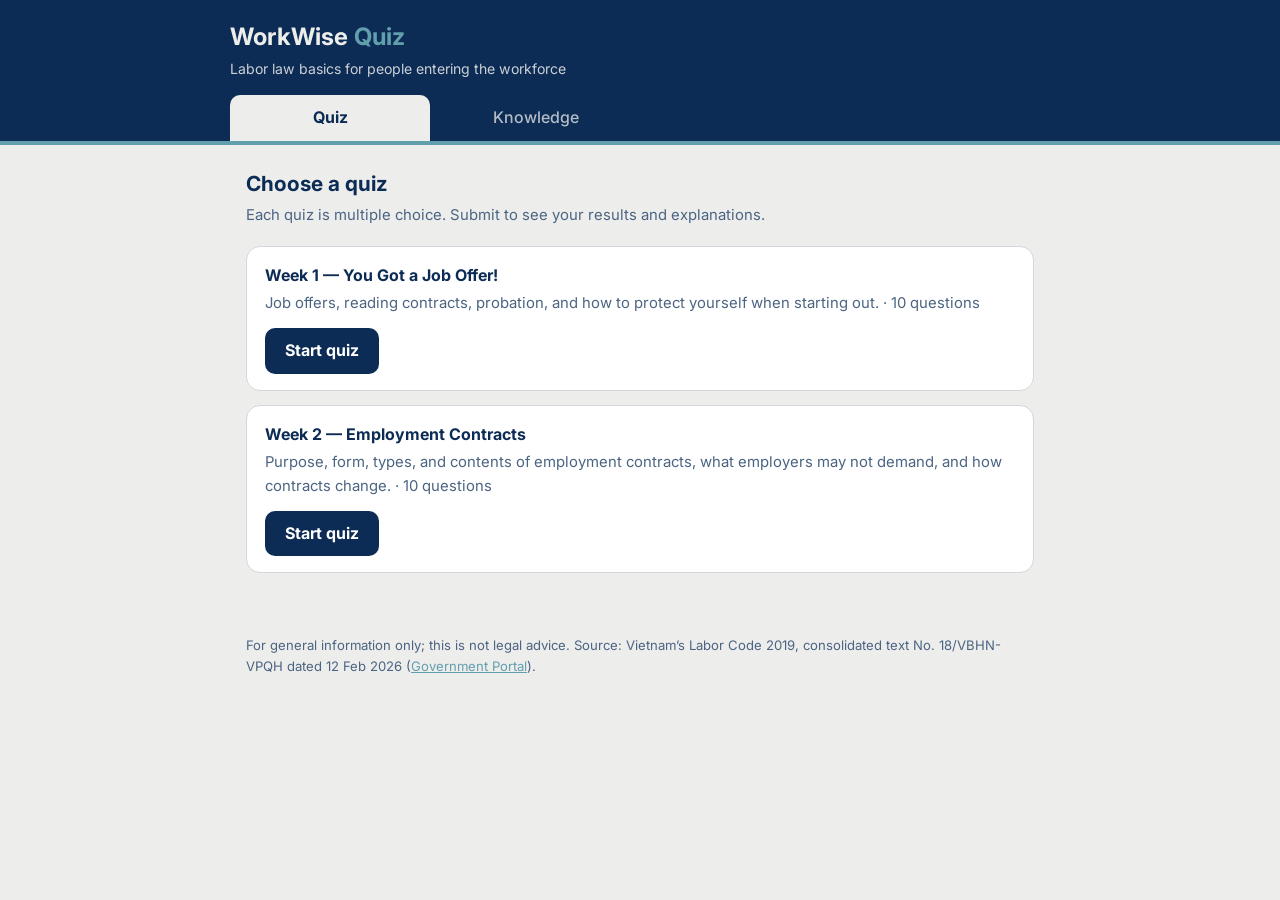
<file: index.html>
<!DOCTYPE html>
<html lang="en">
<head>
<meta charset="utf-8">
<meta name="viewport" content="width=device-width, initial-scale=1, viewport-fit=cover">
<title>WorkWise Quiz</title>
<link href="https://fonts.googleapis.com/css2?family=Inter:wght@400;500;700&display=swap" rel="stylesheet">
<link rel="stylesheet" href="style.css">
</head>
<body>
<header><div class="wrap">
  <div class="brand">WorkWise <span>Quiz</span></div>
  <div class="tag">Labor law basics for people entering the workforce</div>
  <nav role="tablist"><button id="t-quiz" class="on" role="tab">Quiz</button><button id="t-know" role="tab">Knowledge</button></nav>
</div></header>
<main id="app"></main>
<footer>For general information only; this is not legal advice. Source: Vietnam’s Labor Code 2019, consolidated text No. 18/VBHN-VPQH dated 12 Feb 2026 (<a href="https://chinhphu.vn/?docid=217002&pageid=27160" target="_blank" rel="noopener">Government Portal</a>).</footer>

<script src="config.js"></script>
<script src="data.js"></script>
<script src="app.js"></script>
</body>
</html>
</file>
<file: style.css>
:root{--navy:#0c2c55;--teal:#629fad;--bg:#ededec;--surface:#fff;--text:#0c2c55;--muted:#4b6482;--line:#d3d6da;--ok:#1d7a4d;--bad:#b3362f;--okbg:#e3f3ea;--badbg:#f8e5e3;--hd:#0c2c55;--hdtext:#ededec;box-sizing:border-box;padding-bottom:env(safe-area-inset-bottom,0px)}
@media (prefers-color-scheme:dark){:root:not([data-theme="light"]){--bg:#071a33;--surface:#0e2a4f;--text:#ededec;--muted:#a9b9cc;--line:#1f4373;--ok:#6fd3a0;--bad:#f09a94;--okbg:#12402e;--badbg:#4a1f1f;--hd:#0a2447}}
:root[data-theme="dark"]{--bg:#071a33;--surface:#0e2a4f;--text:#ededec;--muted:#a9b9cc;--line:#1f4373;--ok:#6fd3a0;--bad:#f09a94;--okbg:#12402e;--badbg:#4a1f1f;--hd:#0a2447}
*{box-sizing:border-box}
html,body{margin:0}
body{background:var(--bg);color:var(--text);font-family:"Inter",system-ui,-apple-system,"Segoe UI",Roboto,sans-serif;line-height:1.6;font-size:16px}
header{background:var(--hd);color:var(--hdtext);padding:calc(18px + env(safe-area-inset-top,0px)) 20px 0;border-bottom:4px solid var(--teal)}
.wrap{max-width:820px;margin:0 auto}
.brand{font-size:1.5rem;font-weight:700;letter-spacing:.2px}
.brand span{color:var(--teal)}
.tag{margin:2px 0 14px;font-size:.88rem;opacity:.85}
nav{display:flex;gap:6px}
nav button{flex:1;max-width:200px;background:transparent;color:var(--hdtext);border:0;padding:10px 14px;font:inherit;font-weight:500;cursor:pointer;border-radius:10px 10px 0 0;opacity:.75}
nav button.on{background:var(--bg);color:var(--text);opacity:1;font-weight:700}
main{max-width:820px;margin:0 auto;padding:22px 16px 48px}
h2{margin:0 0 4px;font-size:1.3rem}
.sub{color:var(--muted);margin:0 0 18px;font-size:.93rem}
.card{background:var(--surface);border:1px solid var(--line);border-radius:14px;padding:16px 18px;margin-bottom:14px}
.row{display:flex;justify-content:space-between;align-items:center;gap:12px;flex-wrap:wrap}
.btn{background:var(--navy);color:#fff;border:0;border-radius:10px;padding:10px 20px;font:inherit;font-weight:700;cursor:pointer}
.btn.alt{background:transparent;color:var(--text);border:1.5px solid var(--teal)}
:root[data-theme="dark"] .btn:not(.alt){background:var(--teal);color:#071a33}
@media (prefers-color-scheme:dark){:root:not([data-theme="light"]) .btn:not(.alt){background:var(--teal);color:#071a33}}
.btn:focus-visible,input:focus-visible,summary:focus-visible,.chip:focus-visible{outline:3px solid var(--teal);outline-offset:2px}
.pill{display:inline-block;font-size:.75rem;font-weight:700;padding:2px 10px;border-radius:99px;background:var(--teal);color:#071a33;margin-right:6px}
.pill.rec{background:transparent;border:1px solid var(--teal);color:var(--muted)}
.qn{font-weight:700;margin:0 0 4px}
.hint{font-size:.82rem;color:var(--muted);margin:0 0 8px}
label.opt{display:flex;gap:10px;align-items:flex-start;padding:9px 12px;border:1.5px solid var(--line);border-radius:10px;margin-top:8px;cursor:pointer}
label.opt input{margin-top:5px;accent-color:var(--navy)}
label.opt:has(input:checked){border-color:var(--teal);background:color-mix(in srgb,var(--teal) 14%,transparent)}
.opt.right{border-color:var(--ok)!important;background:var(--okbg)!important}
.opt.wrong{border-color:var(--bad)!important;background:var(--badbg)!important}
.mark{margin-left:auto;font-weight:700;white-space:nowrap}
.exp{margin-top:12px;padding:10px 14px;border-left:4px solid var(--teal);background:color-mix(in srgb,var(--teal) 12%,transparent);border-radius:0 10px 10px 0;font-size:.93rem}
.ref{color:var(--muted);font-size:.82rem;margin-top:4px}
.res{text-align:center;padding:22px}
.score{font-size:2.6rem;font-weight:700}
.verdict{font-weight:700;margin-bottom:6px}
.verdict.ok{color:var(--ok)}.verdict.bad{color:var(--bad)}
.search{width:100%;padding:12px 16px;border:1.5px solid var(--line);border-radius:12px;font:inherit;background:var(--surface);color:var(--text)}
.chips{display:flex;gap:8px;flex-wrap:wrap;margin:12px 0 18px}
.chip{border:1.5px solid var(--teal);background:transparent;color:var(--text);padding:5px 14px;border-radius:99px;font:inherit;font-size:.85rem;cursor:pointer}
.chip.on{background:var(--teal);color:#071a33;font-weight:700}
details.card summary{cursor:pointer;font-weight:700;list-style:none}
details.card summary::-webkit-details-marker{display:none}
details.card p{margin:10px 0 0}
mark{background:#f4d36b;color:#0c2c55;border-radius:3px;padding:0 2px}
.empty{text-align:center;color:var(--muted);padding:30px 0}
footer{max-width:820px;margin:0 auto;padding:0 16px 40px;color:var(--muted);font-size:.82rem}
footer a{color:var(--teal)}
.kpis{display:grid;grid-template-columns:repeat(auto-fit,minmax(150px,1fr));gap:12px;margin-bottom:14px}
.kpi{background:var(--surface);border:1px solid var(--line);border-radius:14px;padding:14px 16px}
.kpi .n{font-size:1.8rem;font-weight:700;line-height:1.2}
.kpi .l{font-size:.82rem;color:var(--muted)}
.scroll{overflow-x:auto}
.tbl{width:100%;border-collapse:collapse;font-size:.9rem}
.tbl th,.tbl td{text-align:left;padding:8px 8px;border-bottom:1px solid var(--line);vertical-align:middle}
.tbl th{color:var(--muted);font-weight:500;font-size:.8rem}
.bar{height:8px;border-radius:4px;background:var(--teal);min-width:2px}
.bar.low{background:var(--bad)}
.field{display:block;width:100%;margin-bottom:10px}
.msg{color:var(--bad);font-size:.9rem;margin-top:8px}
</file>
